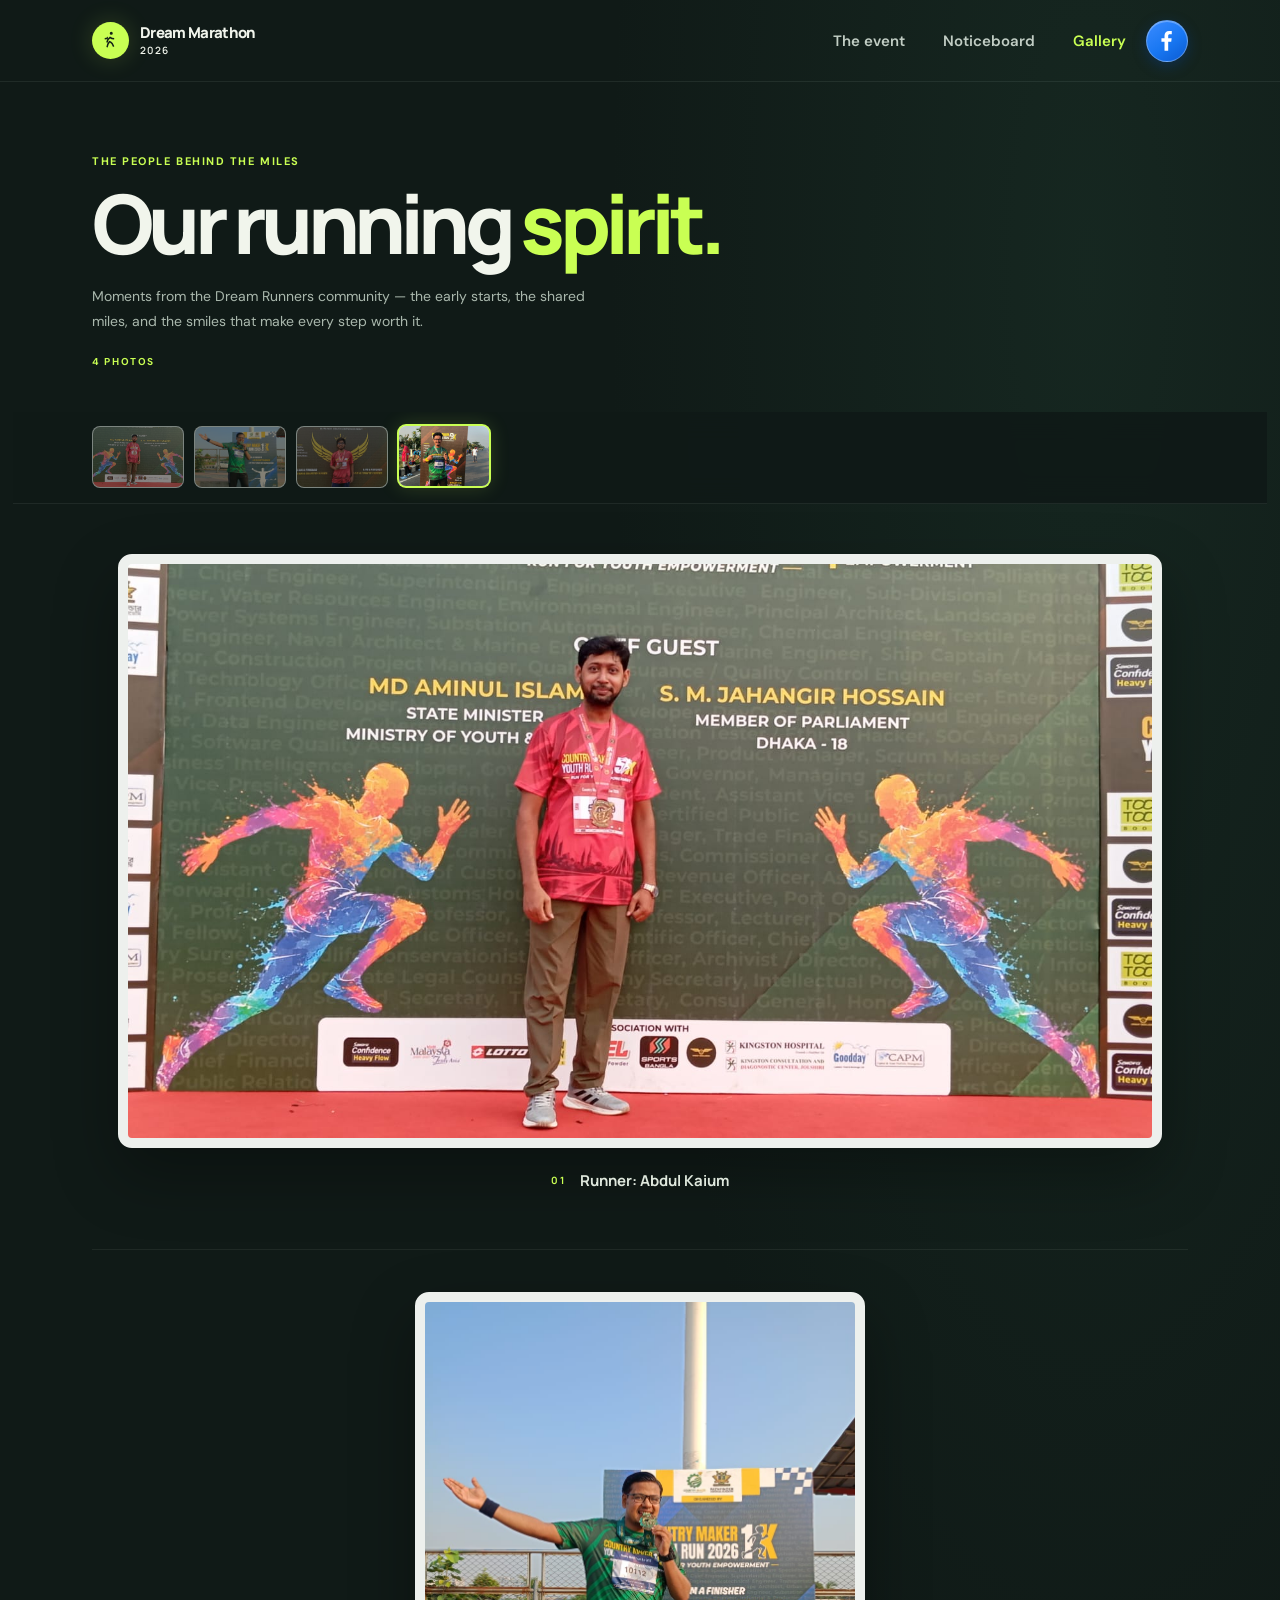
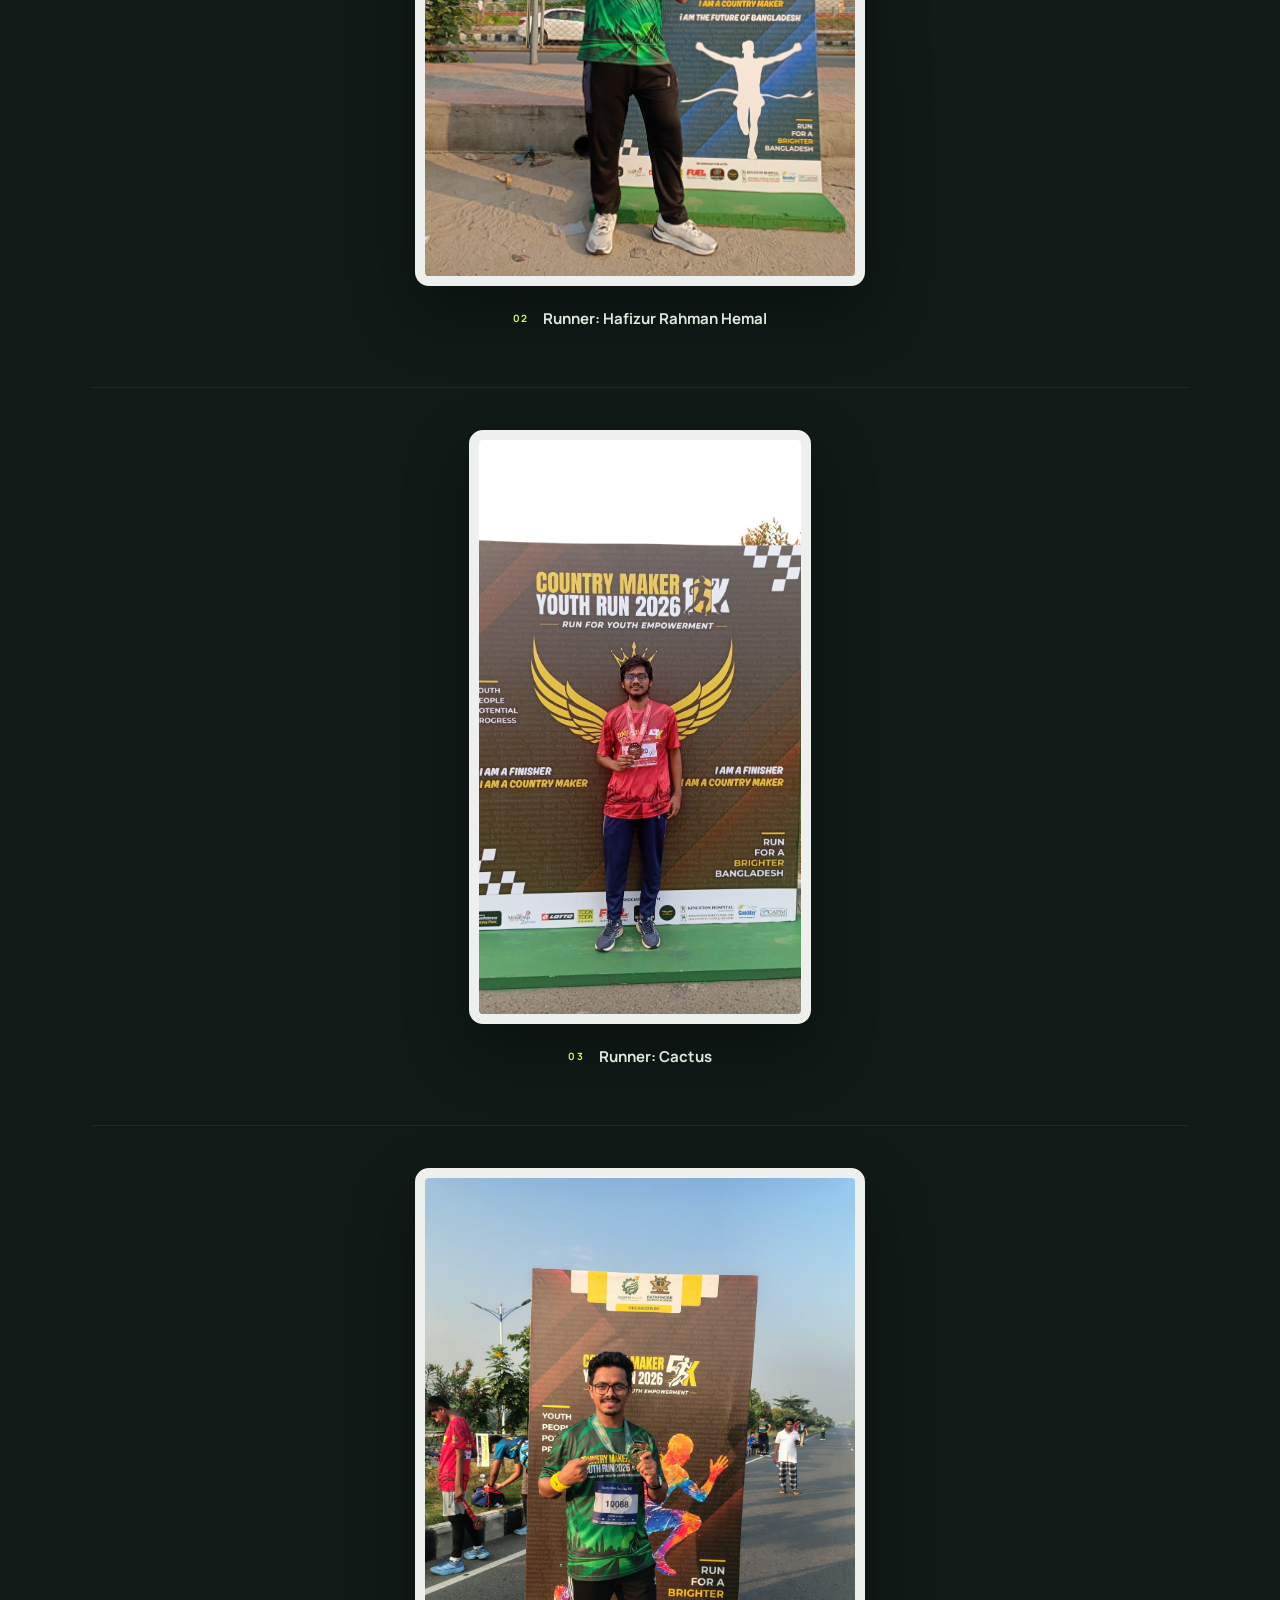
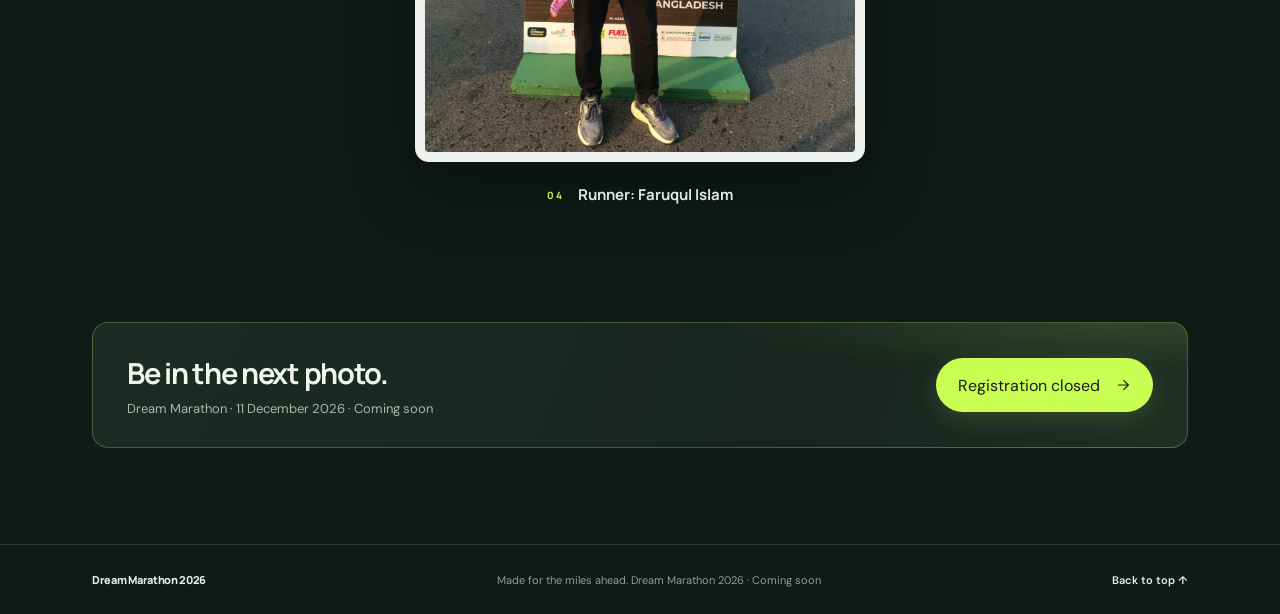
<file: gallery.html>
<!doctype html>
<html lang="en">
<head>
  <meta charset="utf-8">
  <meta name="viewport" content="width=device-width, initial-scale=1">
  <meta name="theme-color" content="#101a17">
  <meta name="description" content="Photos and moments from the Dream Runners community. Dream Marathon 2026 is coming on 11 December 2026.">
  <title>Gallery — Dream Marathon 2026</title>
  <link rel="preconnect" href="https://fonts.googleapis.com">
  <link rel="preconnect" href="https://fonts.gstatic.com" crossorigin>
  <link href="https://fonts.googleapis.com/css2?family=DM+Sans:wght@400;500;600;700&family=Manrope:wght@400;500;600;700;800&display=swap" rel="stylesheet">
  <link rel="stylesheet" href="gallery.css">
  <link rel="stylesheet" href="registration.css">
</head>
<body>
  <div class="page-shell">
    <header class="site-header" id="top">
      <a class="brand" href="index.html" aria-label="Dream Marathon Spirit home">
        <span class="brand-mark" aria-hidden="true">
          <svg viewBox="0 0 24 24" fill="none"><path d="M13.1 4.2a2.1 2.1 0 1 0 0-4.2 2.1 2.1 0 0 0 0 4.2ZM8.5 9.4l2.8-2.7 3.2 1.7 2.7.3-.2 2-3.4-.4-2.1-1.1-2.1 2.2-1.3 3.7-2-.7 1.4-4.2 1-1.1-1.6 1.1-2.7.3-.2-2 2.4-.3 2.1-1.8Zm4.3 3.9 2.3 2.3 2.2 4.4-1.8.9-2-4-2.3-2.2-1.8 2.8-1.2 4.2-1.9-.6 1.2-4.6 2.8-4.2 2.5 1Z" fill="currentColor" transform="translate(2 2) scale(.83)"/></svg>
        </span>
        <span class="brand-name"><span>Dream Marathon</span><span>2026</span></span>
      </a>
      <button class="menu-toggle" type="button" aria-label="Open navigation" aria-expanded="false" aria-controls="main-navigation">
        <svg viewBox="0 0 24 24" fill="none" stroke="currentColor" stroke-width="1.8" stroke-linecap="round"><path d="M4 7h16M4 12h16M4 17h16"/></svg>
      </button>
      <div class="header-actions">
        <nav class="nav-links" id="main-navigation" aria-label="Main navigation">
          <a href="index.html#event">The event</a>
          <a href="notices.html">Noticeboard</a>
          <a class="is-active" href="gallery.html" aria-current="page">Gallery</a>
        </nav>
        <a class="social-link" href="https://web.facebook.com/profile.php?id=61596623797076" target="_blank" rel="noopener noreferrer" aria-label="Dream Marathon Spirit on Facebook">
          <svg viewBox="0 0 24 24" fill="currentColor" aria-hidden="true"><path d="M13.5 21v-8h2.7l.4-3.1h-3.1V7.9c0-.9.25-1.5 1.55-1.5h1.65V3.6c-.29-.04-1.27-.13-2.42-.13-2.4 0-4.04 1.47-4.04 4.16v2.27H7.5V13h2.74v8h3.26Z"/></svg>
        </a>
      </div>
    </header>

    <main class="gallery-main">
      <header class="gallery-head">
        <p class="section-kicker">The people behind the miles</p>
        <h1>Our running <em>spirit.</em></h1>
        <p class="gallery-intro">Moments from the Dream Runners community — the early starts, the shared miles, and the smiles that make every step worth it.</p>
        <p class="gallery-meta" data-gallery-count hidden></p>
      </header>

      <div class="gallery-strip" data-gallery-strip aria-label="Photo previews" role="group" hidden></div>

      <div class="gallery-viewer" data-gallery-viewer hidden></div>

      <div class="gallery-empty" data-gallery-empty>
        <strong>Photos are on their way</strong>
        <p>Our marathon moments will appear here soon. In the meantime, be part of the first chapter of Dream Marathon 2026!</p>
      </div>

      <section class="gallery-cta" aria-labelledby="gallery-cta-title">
        <div>
          <h2 id="gallery-cta-title">Be in the next photo.</h2>
          <p>Dream Marathon · 11 December 2026 · Coming soon</p>
        </div>
        <button class="button" type="button" data-registration-closed>
          Registration closed
          <svg viewBox="0 0 24 24" fill="none" stroke="currentColor" stroke-width="1.8" stroke-linecap="round" stroke-linejoin="round" aria-hidden="true"><path d="M5 12h14M13 5l7 7-7 7"/></svg>
        </button>
      </section>
    </main>

    <footer class="site-footer">
      <a class="footer-brand" href="index.html">Dream Marathon 2026</a>
      <p class="footer-note">Made for the miles ahead. Dream Marathon 2026 · Coming soon</p>
      <a class="back-top" href="#top">Back to top ↑</a>
    </footer>
  </div>
  <script src="gallery/photos.js"></script>
  <script src="script.js"></script>
</body>
</html>
</file>
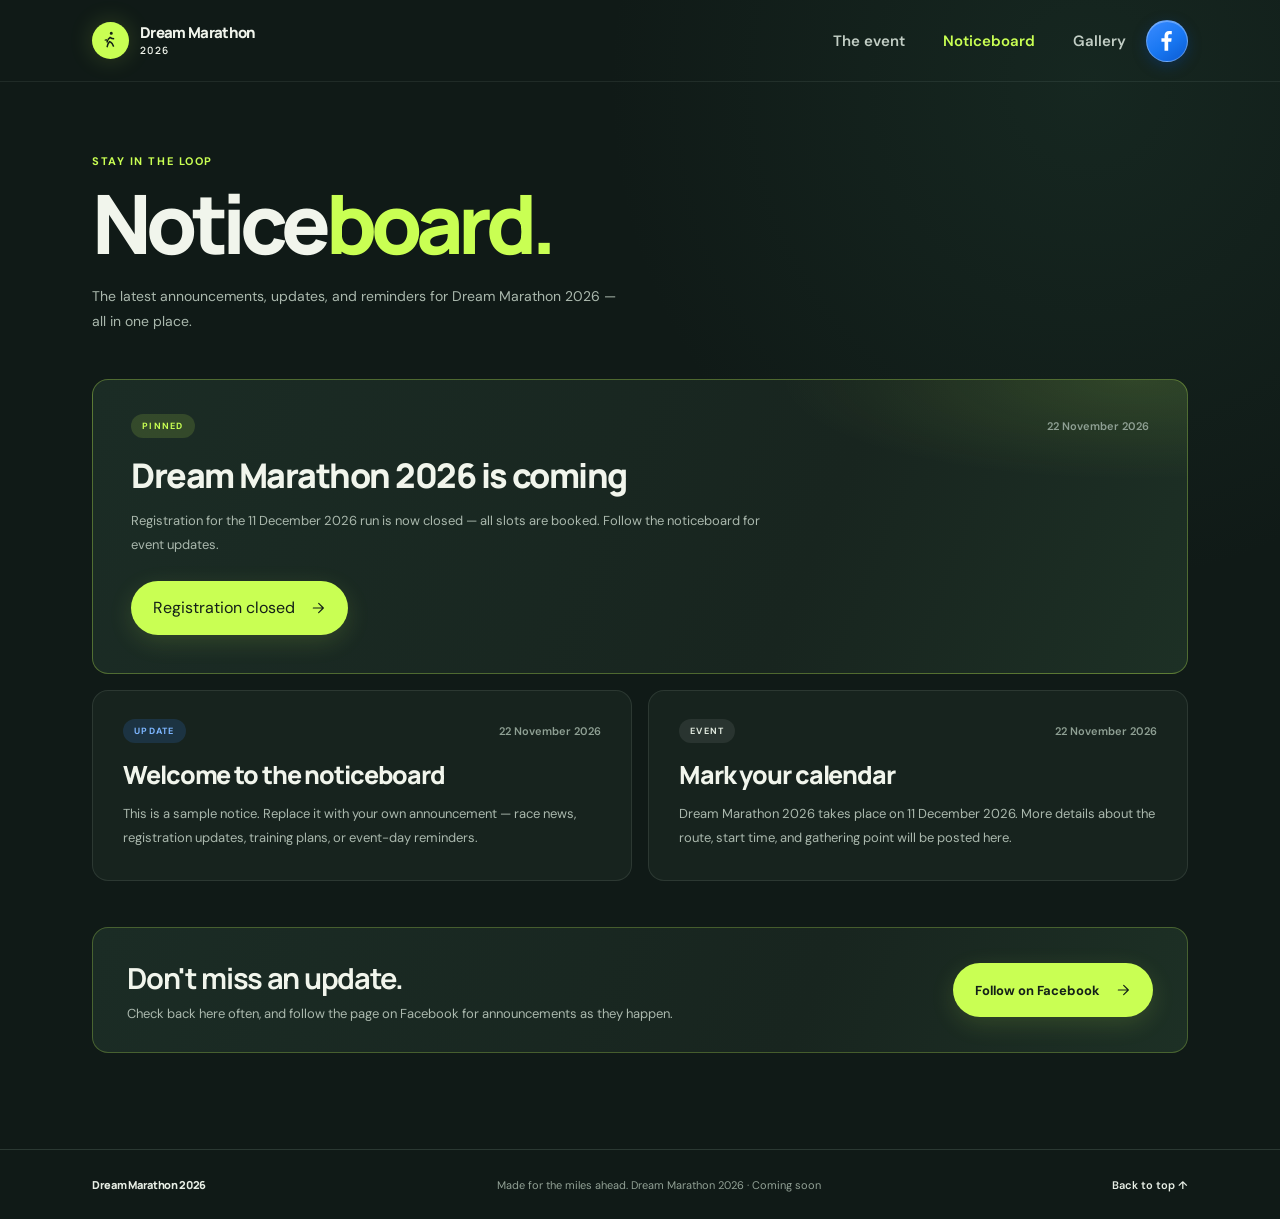
<file: notices.html>
<!doctype html>
<html lang="en">
<head>
  <meta charset="utf-8">
  <meta name="viewport" content="width=device-width, initial-scale=1">
  <meta name="theme-color" content="#101a17">
  <meta name="description" content="Announcements and updates for Dream Marathon 2026.">
  <title>Noticeboard — Dream Marathon 2026</title>
  <link rel="preconnect" href="https://fonts.googleapis.com">
  <link rel="preconnect" href="https://fonts.gstatic.com" crossorigin>
  <link href="https://fonts.googleapis.com/css2?family=DM+Sans:wght@400;500;600;700&family=Manrope:wght@400;500;600;700;800&display=swap" rel="stylesheet">
  <link rel="stylesheet" href="notices.css">
  <link rel="stylesheet" href="registration.css">
</head>
<body>
  <div class="page-shell">
    <header class="site-header" id="top">
      <a class="brand" href="index.html" aria-label="Dream Marathon Spirit home">
        <span class="brand-mark" aria-hidden="true">
          <svg viewBox="0 0 24 24" fill="none"><path d="M13.1 4.2a2.1 2.1 0 1 0 0-4.2 2.1 2.1 0 0 0 0 4.2ZM8.5 9.4l2.8-2.7 3.2 1.7 2.7.3-.2 2-3.4-.4-2.1-1.1-2.1 2.2-1.3 3.7-2-.7 1.4-4.2 1-1.1-1.6 1.1-2.7.3-.2 2 2.4-.3 2.1-1.8Zm4.3 3.9 2.3 2.3 2.2 4.4-1.8.9-2-4-2.3-2.2-1.8 2.8-1.2 4.2-1.9-.6 1.2-4.6 2.8-4.2 2.5 1Z" fill="currentColor" transform="translate(2 2) scale(.83)"/></svg>
        </span>
        <span class="brand-name"><span>Dream Marathon</span><span>2026</span></span>
      </a>
      <button class="menu-toggle" type="button" aria-label="Open navigation" aria-expanded="false" aria-controls="main-navigation">
        <svg viewBox="0 0 24 24" fill="none" stroke="currentColor" stroke-width="1.8" stroke-linecap="round"><path d="M4 7h16M4 12h16M4 17h16"/></svg>
      </button>
      <div class="header-actions">
        <nav class="nav-links" id="main-navigation" aria-label="Main navigation">
          <a href="index.html#event">The event</a>
          <a class="is-active" href="notices.html" aria-current="page">Noticeboard</a>
          <a href="gallery.html">Gallery</a>
        </nav>
        <a class="social-link" href="https://web.facebook.com/profile.php?id=61596623797076" target="_blank" rel="noopener noreferrer" aria-label="Dream Marathon Spirit on Facebook">
          <svg viewBox="0 0 24 24" fill="currentColor" aria-hidden="true"><path d="M13.5 21v-8h2.7l.4-3.1h-3.1V7.9c0-.9.25-1.5 1.55-1.5h1.65V3.6c-.29-.04-1.27-.13-2.42-.13-2.4 0-4.04 1.47-4.04 4.16v2.27H7.5V13h2.74v8h3.26Z"/></svg>
        </a>
      </div>
    </header>

    <main class="notices-main">
      <header class="notices-head">
        <p class="section-kicker">Stay in the loop</p>
        <h1>Notice<em>board.</em></h1>
        <p class="notices-intro">The latest announcements, updates, and reminders for Dream Marathon 2026 — all in one place.</p>
      </header>

      <!-- Featured notice: keep the most important announcement here. -->
      <article class="notice notice--featured" aria-labelledby="featured-notice-title">
        <div class="notice-top">
          <span class="notice-tag">Pinned</span>
          <time datetime="2026-11-22">22 November 2026</time>
        </div>
        <h2 id="featured-notice-title">Dream Marathon 2026 is coming</h2>
        <p>Registration for the 11 December 2026 run is now closed — all slots are booked. Follow the noticeboard for event updates.</p>
        <button class="button" type="button" data-registration-closed>
          Registration closed
          <svg viewBox="0 0 24 24" fill="none" stroke="currentColor" stroke-width="1.8" stroke-linecap="round" stroke-linejoin="round" aria-hidden="true"><path d="M5 12h14M13 5l7 7-7 7"/></svg>
        </button>
      </article>

      <!-- To add a notice, copy one of the <article class="notice"> blocks below,
           update the tag, date, heading, and text, then save and push. -->
      <div class="notices-list">
        <article class="notice" aria-labelledby="notice-1-title">
          <div class="notice-top">
            <span class="notice-tag notice-tag--update">Update</span>
            <time datetime="2026-11-22">22 November 2026</time>
          </div>
          <h2 id="notice-1-title">Welcome to the noticeboard</h2>
          <p>This is a sample notice. Replace it with your own announcement — race news, registration updates, training plans, or event-day reminders.</p>
        </article>

        <article class="notice" aria-labelledby="notice-2-title">
          <div class="notice-top">
            <span class="notice-tag notice-tag--event">Event</span>
            <time datetime="2026-11-22">22 November 2026</time>
          </div>
          <h2 id="notice-2-title">Mark your calendar</h2>
          <p>Dream Marathon 2026 takes place on 11 December 2026. More details about the route, start time, and gathering point will be posted here.</p>
        </article>
      </div>

      <section class="notice-cta" aria-labelledby="notice-cta-title">
        <div>
          <h2 id="notice-cta-title">Don't miss an update.</h2>
          <p>Check back here often, and follow the page on Facebook for announcements as they happen.</p>
        </div>
        <a class="button" href="https://web.facebook.com/profile.php?id=61596623797076" target="_blank" rel="noopener noreferrer">
          Follow on Facebook
          <svg viewBox="0 0 24 24" fill="none" stroke="currentColor" stroke-width="1.8" stroke-linecap="round" stroke-linejoin="round" aria-hidden="true"><path d="M5 12h14M13 5l7 7-7 7"/></svg>
        </a>
      </section>
    </main>

    <footer class="site-footer">
      <a class="footer-brand" href="index.html">Dream Marathon 2026</a>
      <p class="footer-note">Made for the miles ahead. Dream Marathon 2026 · Coming soon</p>
      <a class="back-top" href="#top">Back to top ↑</a>
    </footer>
  </div>
  <script src="script.js"></script>
</body>
</html>
</file>
<file: gallery.css>
:root {
  color-scheme: dark;
  --ink: #f1f5ec;
  --muted: #aab8ad;
  --green: #c9ff53;
  --paper: #101a17;
  --line: #2b3933;
  --font-body: "DM Sans", sans-serif;
  --font-display: "Manrope", sans-serif;
}

*, *::before, *::after { box-sizing: border-box; }
html { scroll-behavior: smooth; }
body {
  margin: 0;
  color: var(--ink);
  background:
    radial-gradient(ellipse at 85% 7%, rgba(45, 91, 70, .2), transparent 30rem),
    var(--paper);
  font-family: var(--font-body);
  -webkit-font-smoothing: antialiased;
}
a { color: inherit; }
button { font: inherit; }
img { max-width: 100%; }
[hidden] { display: none !important; }
.page-shell { width: min(1440px, 100%); margin: 0 auto; overflow: clip; }

/* Header ---------------------------------------------------------------- */
.site-header {
  height: 82px;
  padding: 0 7.2%;
  display: flex;
  align-items: center;
  justify-content: space-between;
  position: relative;
  z-index: 5;
  border-bottom: 1px solid rgba(219, 239, 220, .08);
}
.brand {
  display: inline-flex;
  align-items: center;
  gap: 11px;
  font-family: var(--font-display);
  font-size: 15px;
  font-weight: 800;
  letter-spacing: -.045em;
  text-decoration: none;
}
.brand-mark {
  width: 37px;
  height: 37px;
  display: grid;
  place-items: center;
  color: #132018;
  background: var(--green);
  border-radius: 50%;
  box-shadow: 0 0 24px rgba(201, 255, 83, .18);
}
.brand-mark svg { width: 21px; height: 21px; }
.brand-name { display: flex; flex-direction: column; line-height: 1.1; }
.brand-name span + span {
  margin-top: 4px;
  font-size: 10px;
  font-weight: 600;
  letter-spacing: .13em;
  text-transform: uppercase;
}
.nav-links { display: flex; align-items: center; gap: 38px; }
.nav-links a {
  color: #c1cdc4;
  font-size: 15px;
  font-weight: 600;
  text-decoration: none;
  transition: color .2s ease;
}
.nav-links a:hover { color: var(--green); }
.nav-links .is-active { color: var(--green); }
.nav-links .nav-cta {
  padding: 13px 19px;
  border: 1px solid #405149;
  border-radius: 999px;
  color: var(--ink);
}
.nav-links .nav-cta:hover { border-color: var(--green); }
.menu-toggle {
  display: none;
  width: 42px;
  height: 42px;
  padding: 0;
  border: 1px solid #405149;
  border-radius: 50%;
  background: transparent;
  color: var(--ink);
  cursor: pointer;
}
.menu-toggle svg { width: 20px; height: 20px; }
.header-actions {
  display: flex;
  align-items: center;
  gap: 20px;
}
.social-link {
  flex: none;
  width: 42px;
  height: 42px;
  display: grid;
  place-items: center;
  border: 1px solid rgba(255, 255, 255, .3);
  border-radius: 50%;
  color: #fff;
  background: linear-gradient(145deg, #3b8bff 0%, #1877f2 55%, #0b5bd2 100%);
  box-shadow: 0 4px 14px rgba(8, 67, 155, .38), inset 0 1px 0 rgba(255, 255, 255, .28);
  transition: color .2s ease, border-color .2s ease, background .2s ease, box-shadow .2s ease, transform .2s ease;
}
.social-link svg { width: 27px; height: 27px; }
.social-link:hover {
  color: #fff;
  border-color: rgba(255, 255, 255, .7);
  background: linear-gradient(145deg, #4f9bff 0%, #1877f2 55%, #0a53c4 100%);
  box-shadow: 0 7px 20px rgba(24, 119, 242, .5), inset 0 1px 0 rgba(255, 255, 255, .35);
  transform: translateY(-2px);
}

/* Gallery intro --------------------------------------------------------- */
.gallery-main { padding: 72px 7.2% 96px; }
.section-kicker {
  margin: 0 0 16px;
  color: var(--green);
  font-size: 11px;
  font-weight: 700;
  letter-spacing: .14em;
  text-transform: uppercase;
}
.gallery-head { max-width: 760px; margin-bottom: 44px; }
.gallery-head h1 {
  margin: 0 0 20px;
  font-family: var(--font-display);
  font-size: clamp(46px, 6.6vw, 82px);
  font-weight: 800;
  line-height: .97;
  letter-spacing: -.07em;
}
.gallery-head h1 em { color: var(--green); font-style: normal; }
.gallery-intro {
  max-width: 530px;
  margin: 0;
  color: var(--muted);
  font-size: 14px;
  line-height: 1.85;
}
.gallery-meta {
  margin: 20px 0 0;
  color: var(--green);
  font-size: 10px;
  font-weight: 700;
  letter-spacing: .16em;
  text-transform: uppercase;
}

/* Thumbnail strip ------------------------------------------------------- */
.gallery-strip {
  position: sticky;
  top: 0;
  z-index: 6;
  margin: 0 -7.2% 8px;
  padding: 14px 7.2% 15px;
  display: flex;
  gap: 10px;
  overflow-x: auto;
  overscroll-behavior-x: contain;
  background: rgba(16, 26, 23, .92);
  border-bottom: 1px solid rgba(219, 239, 220, .08);
  backdrop-filter: blur(14px);
  scrollbar-width: none;
}
.gallery-strip::-webkit-scrollbar { display: none; }

.gallery-thumb {
  flex: none;
  width: 92px;
  height: 62px;
  padding: 0;
  overflow: hidden;
  border: 1px solid rgba(220, 239, 220, .18);
  border-radius: 8px;
  background: #edf0ed;
  cursor: pointer;
  opacity: .5;
  transition: opacity .2s ease, border-color .2s ease, transform .2s ease;
}
.gallery-thumb img {
  display: block;
  width: 100%;
  height: 100%;
  object-fit: cover;
}
.gallery-thumb:hover { opacity: .85; }
.gallery-thumb.is-active {
  opacity: 1;
  border-color: var(--green);
  box-shadow: 0 0 0 1px var(--green), 0 0 20px rgba(201, 255, 83, .18);
  transform: translateY(-1px);
}

/* One photo at a time --------------------------------------------------- */
.gallery-viewer { display: flex; flex-direction: column; }
.gallery-shot {
  min-height: min(82vh, 880px);
  margin: 0;
  padding: 24px 0 40px;
  display: flex;
  flex-direction: column;
  align-items: center;
  justify-content: center;
  gap: 22px;
  scroll-margin-top: 104px;
  border-bottom: 1px solid rgba(219, 239, 220, .07);
}
.gallery-shot:last-child { border-bottom: 0; }
.gallery-shot-frame {
  width: 100%;
  display: flex;
  align-items: center;
  justify-content: center;
}
.gallery-shot img {
  display: block;
  width: auto;
  height: auto;
  max-width: 100%;
  max-height: min(66vh, 720px);
  object-fit: contain;
  border: 10px solid #edf0ed;
  border-radius: 14px;
  background: #edf0ed;
  box-shadow: 0 26px 65px rgba(0, 0, 0, .32);
}
.gallery-shot-caption {
  max-width: 760px;
  margin: 0;
  display: flex;
  align-items: center;
  justify-content: center;
  gap: 14px;
  color: #dfe8dd;
  font-family: var(--font-display);
  font-size: 15px;
  font-weight: 700;
  line-height: 1.5;
  text-align: center;
}
.gallery-shot-number {
  flex: none;
  color: var(--green);
  font-size: 10px;
  letter-spacing: .16em;
}

/* Empty state ----------------------------------------------------------- */
.gallery-empty {
  padding: 64px 28px;
  border: 1px dashed #3a4b40;
  border-radius: 16px;
  text-align: center;
}
.gallery-empty strong {
  display: block;
  margin-bottom: 9px;
  color: #e8eee5;
  font-family: var(--font-display);
  font-size: 19px;
  letter-spacing: -.03em;
}
.gallery-empty p {
  max-width: 430px;
  margin: 0 auto;
  color: #9dac9f;
  font-size: 13px;
  line-height: 1.8;
}

/* Register call to action ---------------------------------------------- */
.gallery-cta {
  margin-top: 58px;
  padding: 30px 34px;
  display: flex;
  flex-wrap: wrap;
  align-items: center;
  justify-content: space-between;
  gap: 24px;
  border: 1px solid rgba(201, 255, 83, .25);
  border-radius: 16px;
  background:
    radial-gradient(ellipse at 92% 0%, rgba(201, 255, 83, .12), transparent 24rem),
    linear-gradient(112deg, #1b2c25, #18251f 65%, #1d3025);
}
.gallery-cta h2 {
  margin: 0 0 7px;
  font-family: var(--font-display);
  font-size: clamp(20px, 2.6vw, 29px);
  letter-spacing: -.045em;
}
.gallery-cta p { margin: 0; color: #aab8ad; font-size: 13px; }

.button {
  min-height: 54px;
  padding: 0 22px;
  display: inline-flex;
  align-items: center;
  justify-content: center;
  gap: 15px;
  border-radius: 999px;
  background: var(--green);
  color: #142018;
  font-size: 13px;
  font-weight: 700;
  text-decoration: none;
  box-shadow: 0 7px 24px rgba(201, 255, 83, .14);
  transition: transform .2s ease, background .2s ease;
}
.button:hover { background: #d8ff83; transform: translateY(-2px); }
.button svg { width: 16px; height: 16px; }

/* Footer ---------------------------------------------------------------- */
.site-footer {
  padding: 27px 7.2%;
  display: flex;
  align-items: center;
  justify-content: space-between;
  gap: 20px;
  color: #91a095;
  font-size: 11px;
  border-top: 1px solid #2b3933;
}
.footer-brand {
  color: #e7eee5;
  font-family: var(--font-display);
  font-weight: 800;
  letter-spacing: -.03em;
  text-decoration: none;
}
.footer-note { margin: 0; }
.back-top { color: #e7eee5; font-weight: 600; text-decoration: none; }
.back-top:hover { color: var(--green); }

a:focus-visible, button:focus-visible {
  outline: 2px solid var(--green);
  outline-offset: 4px;
}

@media (max-width: 900px) {
  .site-header { padding: 0 5%; }
  .nav-links { gap: 14px; }
  .nav-links .nav-cta { padding: 11px 14px; font-size: 13px; white-space: nowrap; }
  .header-actions { gap: 12px; }
  .gallery-main { padding: 58px 5% 78px; }
  .gallery-strip { margin-right: -5%; margin-left: -5%; padding-right: 5%; padding-left: 5%; }
  .gallery-cta { padding: 26px; }
  .site-footer { padding-left: 5%; padding-right: 5%; }
}

@media (max-width: 680px) {
  .site-header { height: 72px; padding: 0 6%; }
  .header-actions { order: 2; margin-left: auto; gap: 0; }
  .menu-toggle { order: 3; display: grid; place-items: center; }
  .social-link { width: 38px; height: 38px; }
  .social-link svg { width: 25px; height: 25px; }
  .nav-links {
    display: none;
    position: absolute;
    top: 62px;
    left: 5%;
    right: 5%;
    padding: 12px;
    align-items: stretch;
    gap: 0;
    border: 1px solid #35453b;
    border-radius: 18px;
    background: #15211c;
    box-shadow: 0 18px 45px rgba(0, 0, 0, .4);
  }
  .nav-links.is-open { display: flex; flex-direction: column; }
  .nav-links a { padding: 14px 13px; color: #d3ded4; }
  .nav-links .nav-cta {
    margin-top: 5px;
    border-radius: 12px;
    color: var(--green);
    text-align: center;
  }
  .gallery-main { padding: 46px 6% 66px; }
  .gallery-head { margin-bottom: 30px; }
  .gallery-head h1 { font-size: clamp(42px, 13vw, 62px); }
  .gallery-intro { font-size: 13px; }
  .gallery-strip { margin-right: -6%; margin-left: -6%; padding: 10px 6% 11px; gap: 8px; }
  .gallery-thumb { width: 76px; height: 52px; border-radius: 7px; }
  .gallery-shot { min-height: auto; padding: 14px 0 30px; gap: 15px; scroll-margin-top: 82px; }
  .gallery-shot img { max-height: 62vh; border-width: 7px; border-radius: 11px; }
  .gallery-shot-caption { font-size: 13px; gap: 10px; }
  .gallery-empty { padding: 46px 20px; }
  .gallery-cta { margin-top: 42px; padding: 24px 20px; }
  .gallery-cta .button { width: 100%; }
  .site-footer { padding: 23px 6%; flex-wrap: wrap; font-size: 10px; }
  .footer-note { order: 3; width: 100%; }
}

@media (max-width: 380px) {
  .brand { gap: 8px; font-size: 14px; }
}

@media (prefers-reduced-motion: reduce) {
  *, *::before, *::after {
    scroll-behavior: auto !important;
    animation-duration: .01ms !important;
    animation-iteration-count: 1 !important;
    transition-duration: .01ms !important;
  }
}
</file>
<file: registration.css>
/* Shared "registration closed" feedback --------------------------------- */
button[data-registration-closed] {
  border: 0;
  cursor: pointer;
  font: inherit;
}

.registration-dialog {
  width: min(440px, calc(100% - 32px));
  max-width: none;
  padding: 0;
  border: 0;
  border-radius: 18px;
  background: transparent;
  color: #f1f5ec;
  overflow: visible;
}
.registration-dialog::backdrop {
  background: rgba(6, 12, 10, .74);
  backdrop-filter: blur(6px);
}
.registration-dialog__panel {
  padding: 34px 32px 30px;
  border: 1px solid rgba(201, 255, 83, .24);
  border-radius: 18px;
  background:
    radial-gradient(ellipse at 50% 0%, rgba(201, 255, 83, .1), transparent 20rem),
    #15211c;
  box-shadow: 0 30px 80px rgba(0, 0, 0, .5);
  text-align: center;
}
.registration-dialog__badge {
  width: 54px;
  height: 54px;
  margin: 0 auto 18px;
  display: grid;
  place-items: center;
  border: 1px solid rgba(201, 255, 83, .3);
  border-radius: 50%;
  background: rgba(201, 255, 83, .1);
  color: var(--green, #c9ff53);
}
.registration-dialog__badge svg { width: 26px; height: 26px; }
.registration-dialog__eyebrow {
  margin: 0 0 8px;
  color: #9fb0a5;
  font-size: 10px;
  font-weight: 700;
  letter-spacing: .16em;
  text-transform: uppercase;
}
.registration-dialog h2 {
  margin: 0 0 12px;
  font-family: var(--font-display, "Manrope", sans-serif);
  font-size: clamp(22px, 5vw, 27px);
  font-weight: 800;
  letter-spacing: -.045em;
  line-height: 1.2;
}
.registration-dialog__copy {
  margin: 0;
  color: #b4c2b7;
  font-size: 13px;
  line-height: 1.75;
}
.registration-dialog__close {
  min-height: 46px;
  margin-top: 24px;
  padding: 0 26px;
  border: 0;
  border-radius: 999px;
  background: var(--green, #c9ff53);
  color: #142018;
  font-size: 13px;
  font-weight: 800;
  cursor: pointer;
  transition: background .2s ease, transform .2s ease;
}
.registration-dialog__close:hover { background: #d8ff83; transform: translateY(-1px); }
.registration-dialog__close:focus-visible {
  outline: 2px solid #fff;
  outline-offset: 3px;
}

@media (prefers-reduced-motion: reduce) {
  .registration-dialog__close { transition: none; }
}
</file>
<file: notices.css>
:root {
  color-scheme: dark;
  --ink: #f1f5ec;
  --muted: #aab8ad;
  --green: #c9ff53;
  --paper: #101a17;
  --line: #2b3933;
  --font-body: "DM Sans", sans-serif;
  --font-display: "Manrope", sans-serif;
}

*, *::before, *::after { box-sizing: border-box; }
html { scroll-behavior: smooth; }
body {
  margin: 0;
  color: var(--ink);
  background:
    radial-gradient(ellipse at 85% 7%, rgba(45, 91, 70, .2), transparent 30rem),
    var(--paper);
  font-family: var(--font-body);
  -webkit-font-smoothing: antialiased;
}
a { color: inherit; }
button { font: inherit; }
[hidden] { display: none !important; }
.page-shell { width: min(1440px, 100%); margin: 0 auto; overflow: clip; }

/* Header ---------------------------------------------------------------- */
.site-header {
  height: 82px;
  padding: 0 7.2%;
  display: flex;
  align-items: center;
  justify-content: space-between;
  position: relative;
  z-index: 5;
  border-bottom: 1px solid rgba(219, 239, 220, .08);
}
.brand {
  display: inline-flex;
  align-items: center;
  gap: 11px;
  font-family: var(--font-display);
  font-size: 15px;
  font-weight: 800;
  letter-spacing: -.045em;
  text-decoration: none;
}
.brand-mark {
  width: 37px;
  height: 37px;
  display: grid;
  place-items: center;
  color: #132018;
  background: var(--green);
  border-radius: 50%;
  box-shadow: 0 0 24px rgba(201, 255, 83, .18);
}
.brand-mark svg { width: 21px; height: 21px; }
.brand-name { display: flex; flex-direction: column; line-height: 1.1; }
.brand-name span + span {
  margin-top: 4px;
  font-size: 10px;
  font-weight: 600;
  letter-spacing: .13em;
  text-transform: uppercase;
}
.nav-links { display: flex; align-items: center; gap: 38px; }
.nav-links a {
  color: #c1cdc4;
  font-size: 15px;
  font-weight: 600;
  text-decoration: none;
  transition: color .2s ease;
}
.nav-links a:hover { color: var(--green); }
.nav-links .is-active { color: var(--green); }
.menu-toggle {
  display: none;
  width: 42px;
  height: 42px;
  padding: 0;
  border: 1px solid #405149;
  border-radius: 50%;
  background: transparent;
  color: var(--ink);
  cursor: pointer;
}
.menu-toggle svg { width: 20px; height: 20px; }
.header-actions {
  display: flex;
  align-items: center;
  gap: 20px;
}
.social-link {
  flex: none;
  width: 42px;
  height: 42px;
  display: grid;
  place-items: center;
  border: 1px solid rgba(255, 255, 255, .3);
  border-radius: 50%;
  color: #fff;
  background: linear-gradient(145deg, #3b8bff 0%, #1877f2 55%, #0b5bd2 100%);
  box-shadow: 0 4px 14px rgba(8, 67, 155, .38), inset 0 1px 0 rgba(255, 255, 255, .28);
  transition: color .2s ease, border-color .2s ease, background .2s ease, box-shadow .2s ease, transform .2s ease;
}
.social-link svg { width: 27px; height: 27px; }
.social-link:hover {
  color: #fff;
  border-color: rgba(255, 255, 255, .7);
  background: linear-gradient(145deg, #4f9bff 0%, #1877f2 55%, #0a53c4 100%);
  box-shadow: 0 7px 20px rgba(24, 119, 242, .5), inset 0 1px 0 rgba(255, 255, 255, .35);
  transform: translateY(-2px);
}

/* Noticeboard intro ----------------------------------------------------- */
.notices-main { padding: 72px 7.2% 96px; }
.section-kicker {
  margin: 0 0 16px;
  color: var(--green);
  font-size: 11px;
  font-weight: 700;
  letter-spacing: .14em;
  text-transform: uppercase;
}
.notices-head { max-width: 760px; margin-bottom: 44px; }
.notices-head h1 {
  margin: 0 0 20px;
  font-family: var(--font-display);
  font-size: clamp(46px, 6.6vw, 82px);
  font-weight: 800;
  line-height: .97;
  letter-spacing: -.07em;
}
.notices-head h1 em { color: var(--green); font-style: normal; }
.notices-intro {
  max-width: 540px;
  margin: 0;
  color: var(--muted);
  font-size: 14px;
  line-height: 1.85;
}

/* Notices --------------------------------------------------------------- */
.notices-list {
  margin-top: 16px;
  display: grid;
  grid-template-columns: repeat(2, minmax(0, 1fr));
  gap: 16px;
}
.notice {
  padding: 28px 30px 30px;
  border: 1px solid rgba(219, 239, 220, .1);
  border-radius: 16px;
  background: #17231e;
}
.notice-top {
  margin-bottom: 16px;
  display: flex;
  align-items: center;
  justify-content: space-between;
  gap: 12px;
}
.notice-tag {
  padding: 6px 11px;
  border-radius: 999px;
  background: rgba(201, 255, 83, .14);
  color: var(--green);
  font-size: 9px;
  font-weight: 700;
  letter-spacing: .14em;
  text-transform: uppercase;
}
.notice-tag--update { background: rgba(59, 139, 255, .16); color: #7db6ff; }
.notice-tag--event { background: rgba(255, 255, 255, .08); color: #dfe8dd; }
.notice-top time {
  color: #8fa094;
  font-size: 11px;
  font-weight: 600;
}
.notice h2 {
  margin: 0 0 12px;
  font-family: var(--font-display);
  font-size: clamp(19px, 2.2vw, 25px);
  font-weight: 800;
  letter-spacing: -.045em;
  line-height: 1.25;
}
.notice p {
  margin: 0;
  color: #aab8ad;
  font-size: 13px;
  line-height: 1.85;
}
.notice--featured {
  position: relative;
  padding: 34px 38px 38px;
  overflow: hidden;
  border-color: rgba(201, 255, 83, .3);
  background:
    radial-gradient(ellipse at 95% 0%, rgba(201, 255, 83, .12), transparent 22rem),
    linear-gradient(112deg, #1b2c25, #18251f 65%, #1d3025);
}
.notice--featured h2 { font-size: clamp(24px, 3vw, 34px); }
.notice--featured p { max-width: 640px; }
.notice--featured .button { margin-top: 24px; }

/* Call to action -------------------------------------------------------- */
.notice-cta {
  margin-top: 46px;
  padding: 30px 34px;
  display: flex;
  flex-wrap: wrap;
  align-items: center;
  justify-content: space-between;
  gap: 24px;
  border: 1px solid rgba(201, 255, 83, .25);
  border-radius: 16px;
  background: linear-gradient(112deg, #1b2c25, #18251f 65%, #1d3025);
}
.notice-cta h2 {
  margin: 0 0 7px;
  font-family: var(--font-display);
  font-size: clamp(20px, 2.6vw, 29px);
  letter-spacing: -.045em;
}
.notice-cta p { margin: 0; color: #aab8ad; font-size: 13px; }
.button {
  min-height: 54px;
  padding: 0 22px;
  display: inline-flex;
  align-items: center;
  justify-content: center;
  gap: 15px;
  border-radius: 999px;
  background: var(--green);
  color: #142018;
  font-size: 13px;
  font-weight: 700;
  text-decoration: none;
  box-shadow: 0 7px 24px rgba(201, 255, 83, .14);
  transition: transform .2s ease, background .2s ease;
}
.button:hover { background: #d8ff83; transform: translateY(-2px); }
.button svg { width: 16px; height: 16px; }

/* Footer ---------------------------------------------------------------- */
.site-footer {
  padding: 27px 7.2%;
  display: flex;
  align-items: center;
  justify-content: space-between;
  gap: 20px;
  color: #91a095;
  font-size: 11px;
  border-top: 1px solid #2b3933;
}
.footer-brand {
  color: #e7eee5;
  font-family: var(--font-display);
  font-weight: 800;
  letter-spacing: -.03em;
  text-decoration: none;
}
.footer-note { margin: 0; }
.back-top { color: #e7eee5; font-weight: 600; text-decoration: none; }
.back-top:hover { color: var(--green); }

a:focus-visible, button:focus-visible {
  outline: 2px solid var(--green);
  outline-offset: 4px;
}

@media (max-width: 900px) {
  .site-header { padding: 0 5%; }
  .nav-links { gap: 14px; }
  .header-actions { gap: 12px; }
  .notices-main { padding: 58px 5% 78px; }
  .site-footer { padding-left: 5%; padding-right: 5%; }
}

@media (max-width: 680px) {
  .site-header { height: 72px; padding: 0 6%; }
  .header-actions { order: 2; margin-left: auto; gap: 0; }
  .menu-toggle { order: 3; display: grid; place-items: center; }
  .social-link { width: 38px; height: 38px; }
  .social-link svg { width: 25px; height: 25px; }
  .nav-links {
    display: none;
    position: absolute;
    top: 62px;
    left: 5%;
    right: 5%;
    padding: 12px;
    align-items: stretch;
    gap: 0;
    border: 1px solid #35453b;
    border-radius: 18px;
    background: #15211c;
    box-shadow: 0 18px 45px rgba(0, 0, 0, .4);
  }
  .nav-links.is-open { display: flex; flex-direction: column; }
  .nav-links a { padding: 14px 13px; color: #d3ded4; }
  .notices-main { padding: 46px 6% 66px; }
  .notices-head { margin-bottom: 30px; }
  .notices-head h1 { font-size: clamp(42px, 13vw, 62px); }
  .notices-list { grid-template-columns: 1fr; }
  .notice { padding: 24px 22px 26px; }
  .notice--featured { padding: 27px 24px 30px; }
  .notice-cta { padding: 26px 22px; }
  .site-footer { padding: 23px 6%; flex-wrap: wrap; font-size: 10px; }
  .footer-note { order: 3; width: 100%; }
}

@media (prefers-reduced-motion: reduce) {
  *, *::before, *::after { scroll-behavior: auto !important; transition-duration: .01ms !important; }
}
</file>
